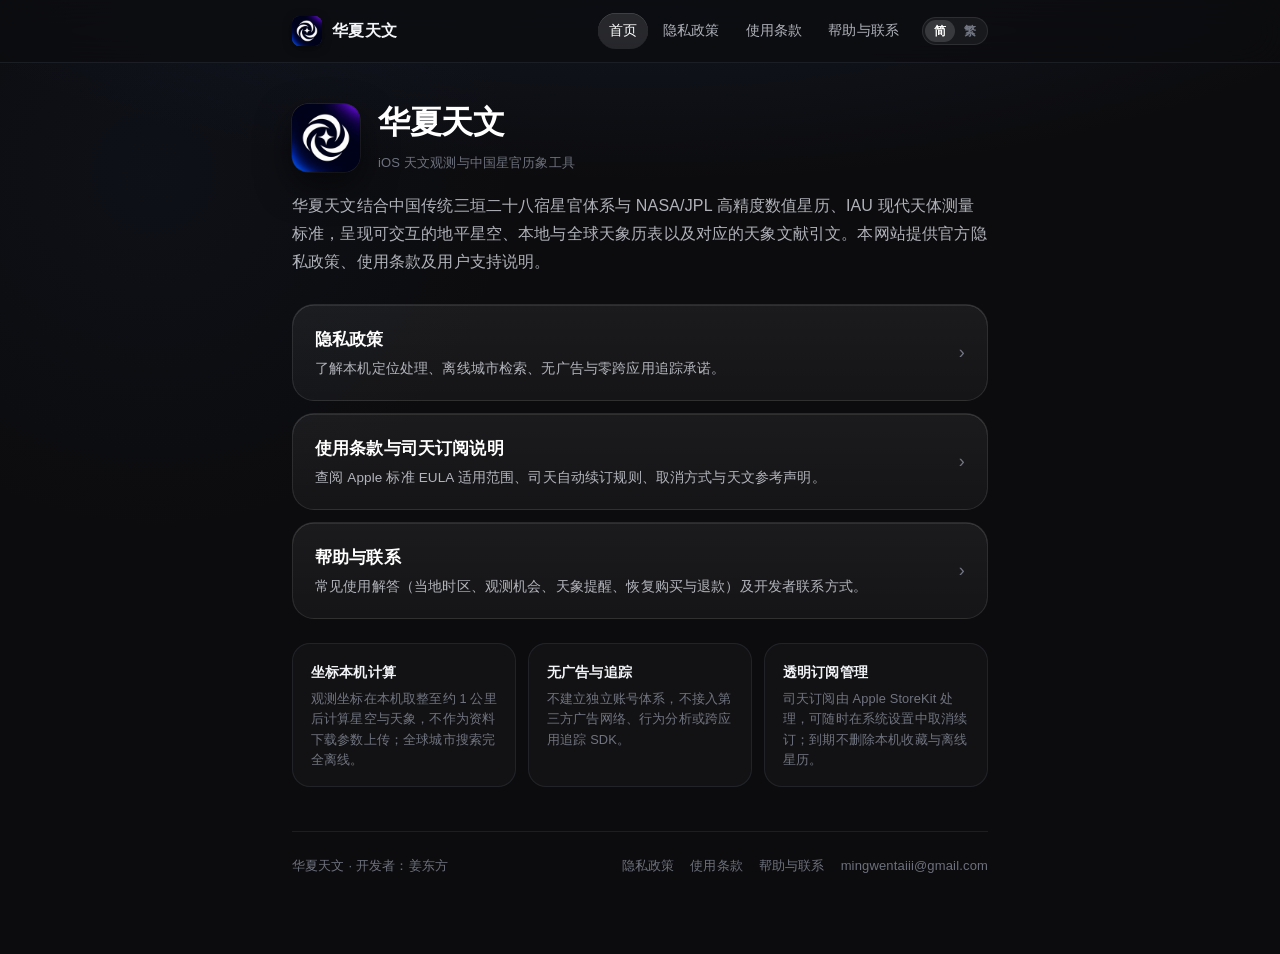
<file: index.html>
<!DOCTYPE html>
<html lang="zh-CN">
<head>
  <meta charset="utf-8">
  <meta name="viewport" content="width=device-width, initial-scale=1">
  <title>华夏天文｜官方支持与法律声明</title>
  <meta name="huaxia-title-hans" content="华夏天文｜官方支持与法律声明">
  <meta name="huaxia-title-hant" content="華夏天文｜官方支援與法律聲明">
  <meta name="description" content="华夏天文（Huaxia Astronomy）官方隐私政策、使用条款、司天订阅规则及用户支持信息。结合中国传统星官体系与现代高精度天文星历的观天与天象应用。">
  <link rel="icon" type="image/png" href="assets/favicon-64.png">
  <link rel="apple-touch-icon" href="assets/icon-180.png">
  <link rel="stylesheet" href="style.css">
  <script src="site.js" defer></script>
</head>
<body>
  <header class="site-header">
    <div class="header-inner">
      <a id="nav-brand" class="brand-link" href="index.html">
        <img class="brand-icon" src="assets/icon-180.png" width="30" height="30" alt="华夏天文">
        <span data-hant="華夏天文">华夏天文</span>
      </a>
      <div class="header-controls">
        <nav class="site-nav" aria-label="主导航">
          <a id="nav-home" href="index.html" aria-current="page" data-hant="首頁">首页</a>
          <a id="nav-privacy" href="privacy.html" data-hant="隱私政策">隐私政策</a>
          <a id="nav-terms" href="terms.html" data-hant="使用條款">使用条款</a>
          <a id="nav-support" href="support.html" data-hant="幫助與聯繫">帮助与联系</a>
        </nav>
        <div class="lang-switch" role="group" aria-label="语言切换">
          <button id="lang-hans" type="button" class="lang-btn" data-set-lang="zh-Hans" aria-pressed="true">简</button>
          <button id="lang-hant" type="button" class="lang-btn" data-set-lang="zh-Hant" aria-pressed="false">繁</button>
        </div>
      </div>
    </div>
  </header>

  <main class="page-main">
    <section class="page-hero">
      <div class="hero-brand-lockup">
        <img class="hero-app-icon" src="assets/icon-180.png" width="68" height="68" alt="华夏天文应用图标">
        <div>
          <h1 class="page-title" data-hant="華夏天文">华夏天文</h1>
          <p class="page-meta" data-hant="iOS 天文觀測與中國星官曆象工具">iOS 天文观测与中国星官历象工具</p>
        </div>
      </div>
      <p class="page-lead" data-hant="華夏天文結合中國傳統三垣二十八宿星官體系與 NASA/JPL 高精度數值星曆、IAU 現代天體測量標準，呈現可交互的地平星空、本地與全球天象曆表以及對應的天象文獻引文。本網站提供官方隱私政策、使用條款及用戶支援說明。">华夏天文结合中国传统三垣二十八宿星官体系与 NASA/JPL 高精度数值星历、IAU 现代天体测量标准，呈现可交互的地平星空、本地与全球天象历表以及对应的天象文献引文。本网站提供官方隐私政策、使用条款及用户支持说明。</p>
    </section>

    <div class="portal-grid">
      <a id="card-privacy" class="portal-link" href="privacy.html">
        <span>
          <span class="portal-link-title" data-hant="隱私政策">隐私政策</span>
          <span class="portal-link-desc" data-hant="了解本機定位處理、離線城市檢索、無廣告與零跨應用追蹤承諾。">了解本机定位处理、离线城市检索、无广告与零跨应用追踪承诺。</span>
        </span>
        <span class="portal-chevron" aria-hidden="true">›</span>
      </a>

      <a id="card-terms" class="portal-link" href="terms.html">
        <span>
          <span class="portal-link-title" data-hant="使用條款與司天訂閱說明">使用条款与司天订阅说明</span>
          <span class="portal-link-desc" data-hant="查閱 Apple 標準 EULA 適用範圍、司天自動續訂規則、取消方式與天文參考聲明。">查阅 Apple 标准 EULA 适用范围、司天自动续订规则、取消方式与天文参考声明。</span>
        </span>
        <span class="portal-chevron" aria-hidden="true">›</span>
      </a>

      <a id="card-support" class="portal-link" href="support.html">
        <span>
          <span class="portal-link-title" data-hant="幫助與聯繫">帮助与联系</span>
          <span class="portal-link-desc" data-hant="常見使用解答（當地時區、觀測機會、天象提醒、恢復購買與退款）及開發者聯絡方式。">常见使用解答（当地时区、观测机会、天象提醒、恢复购买与退款）及开发者联系方式。</span>
        </span>
        <span class="portal-chevron" aria-hidden="true">›</span>
      </a>
    </div>

    <section class="principles-list" aria-label="产品承诺">
      <div class="principle-item">
        <h2 class="principle-title" data-hant="座標本機計算">坐标本机计算</h2>
        <p class="principle-body" data-hant="觀測座標在本機取整至約 1 公里後計算星空與天象，不作為資料下載參數上傳；全球城市搜尋完全離線。">观测坐标在本机取整至约 1 公里后计算星空与天象，不作为资料下载参数上传；全球城市搜索完全离线。</p>
      </div>
      <div class="principle-item">
        <h2 class="principle-title" data-hant="無廣告與追蹤">无广告与追踪</h2>
        <p class="principle-body" data-hant="不建立獨立帳號體系，不接入第三方廣告網絡、行為分析或跨應用追蹤 SDK。">不建立独立账号体系，不接入第三方广告网络、行为分析或跨应用追踪 SDK。</p>
      </div>
      <div class="principle-item">
        <h2 class="principle-title" data-hant="透明訂閱管理">透明订阅管理</h2>
        <p class="principle-body" data-hant="司天訂閱由 Apple StoreKit 處理，可隨時在系統設定中取消續訂；到期不刪除本機收藏與離線星曆。">司天订阅由 Apple StoreKit 处理，可随时在系统设置中取消续订；到期不删除本机收藏与离线星历。</p>
      </div>
    </section>

    <footer class="site-footer">
      <span data-hant="華夏天文 · 開發者：姜東方">华夏天文 · 开发者：姜东方</span>
      <div class="footer-links">
        <a href="privacy.html" data-hant="隱私政策">隐私政策</a>
        <a href="terms.html" data-hant="使用條款">使用条款</a>
        <a href="support.html" data-hant="幫助與聯繫">帮助与联系</a>
        <a id="footer-email" href="mailto:mingwentaiii@gmail.com">mingwentaiii@gmail.com</a>
      </div>
    </footer>
  </main>
</body>
</html>
</file>
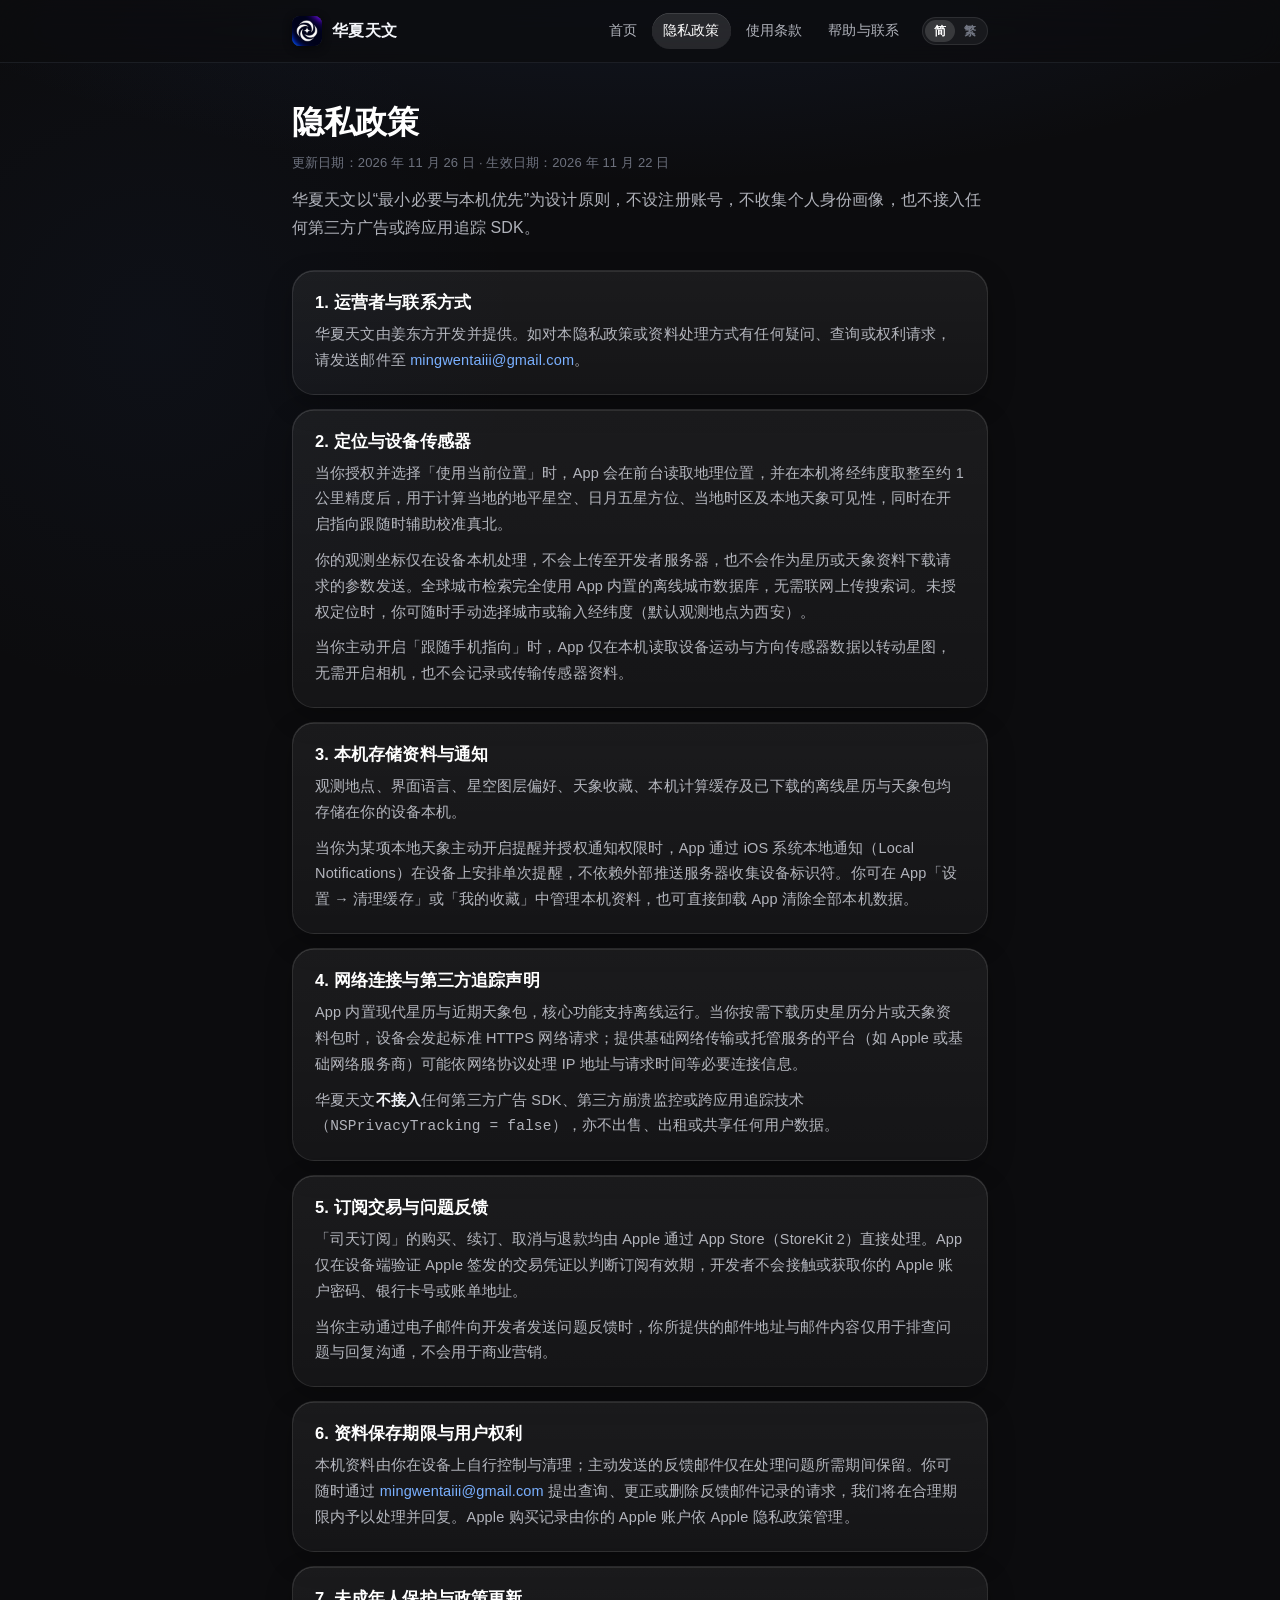
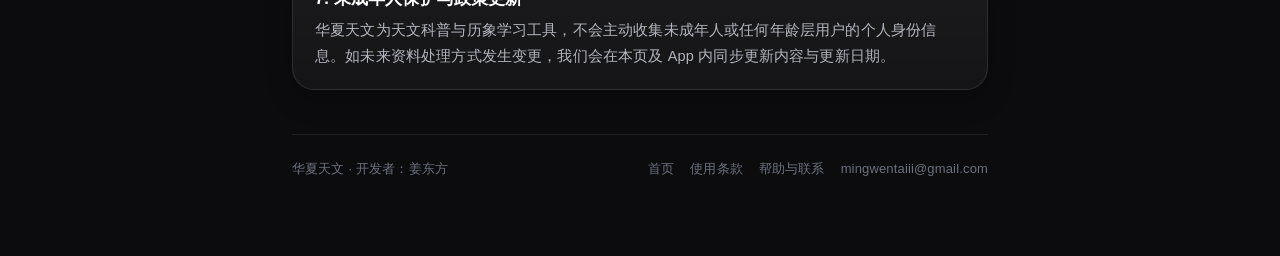
<file: privacy.html>
<!DOCTYPE html>
<html lang="zh-CN">
<head>
  <meta charset="utf-8">
  <meta name="viewport" content="width=device-width, initial-scale=1">
  <title>隐私政策｜华夏天文</title>
  <meta name="huaxia-title-hans" content="隐私政策｜华夏天文">
  <meta name="huaxia-title-hant" content="隱私政策｜華夏天文">
  <meta name="description" content="华夏天文隐私政策：说明定位与传感器本机处理、本机资料存储、网络连接、Apple 订阅验证及用户隐私权利。">
  <link rel="icon" type="image/png" href="assets/favicon-64.png">
  <link rel="apple-touch-icon" href="assets/icon-180.png">
  <link rel="stylesheet" href="style.css">
  <script src="site.js" defer></script>
</head>
<body>
  <header class="site-header">
    <div class="header-inner">
      <a id="nav-brand" class="brand-link" href="index.html">
        <img class="brand-icon" src="assets/icon-180.png" width="30" height="30" alt="华夏天文">
        <span data-hant="華夏天文">华夏天文</span>
      </a>
      <div class="header-controls">
        <nav class="site-nav" aria-label="主导航">
          <a id="nav-home" href="index.html" data-hant="首頁">首页</a>
          <a id="nav-privacy" href="privacy.html" aria-current="page" data-hant="隱私政策">隐私政策</a>
          <a id="nav-terms" href="terms.html" data-hant="使用條款">使用条款</a>
          <a id="nav-support" href="support.html" data-hant="幫助與聯繫">帮助与联系</a>
        </nav>
        <div class="lang-switch" role="group" aria-label="语言切换">
          <button id="lang-hans" type="button" class="lang-btn" data-set-lang="zh-Hans" aria-pressed="true">简</button>
          <button id="lang-hant" type="button" class="lang-btn" data-set-lang="zh-Hant" aria-pressed="false">繁</button>
        </div>
      </div>
    </div>
  </header>

  <main class="page-main">
    <section class="page-hero">
      <h1 class="page-title" data-hant="隱私政策">隐私政策</h1>
      <p class="page-meta" data-hant="更新日期：2026 年 11 月 26 日 · 生效日期：2026 年 11 月 22 日">更新日期：2026 年 11 月 26 日 · 生效日期：2026 年 11 月 22 日</p>
      <p class="page-lead" data-hant="華夏天文以「最小必要與本機優先」為設計原則，不設註冊帳號，不收集個人身份畫像，也不接入任何第三方廣告或跨應用追蹤 SDK。">华夏天文以“最小必要与本机优先”为设计原则，不设注册账号，不收集个人身份画像，也不接入任何第三方广告或跨应用追踪 SDK。</p>
    </section>

    <div class="card-stack">
      <section class="glass-card section-card">
        <h2 data-hant="1. 運營者與聯繫方式">1. 运营者与联系方式</h2>
        <p data-hant="華夏天文由姜東方開發並提供。如對本隱私政策或資料處理方式有任何疑問、查詢或權利請求，請發送郵件至 <a href=&quot;mailto:mingwentaiii@gmail.com&quot;>mingwentaiii@gmail.com</a>。">华夏天文由姜东方开发并提供。如对本隐私政策或资料处理方式有任何疑问、查询或权利请求，请发送邮件至 <a href="mailto:mingwentaiii@gmail.com">mingwentaiii@gmail.com</a>。</p>
      </section>

      <section class="glass-card section-card">
        <h2 data-hant="2. 定位與裝置感測器">2. 定位与设备传感器</h2>
        <p data-hant="當你授權並選擇「使用當前位置」時，App 會在前景讀取地理位置，並在本機將經緯度取整至約 1 公里精度後，用於計算當地的地平星空、日月五星方位、當地時區及本地天象可見性，同時在開啟指向跟隨時輔助校準真北。">当你授权并选择「使用当前位置」时，App 会在前台读取地理位置，并在本机将经纬度取整至约 1 公里精度后，用于计算当地的地平星空、日月五星方位、当地时区及本地天象可见性，同时在开启指向跟随时辅助校准真北。</p>
        <p data-hant="你的觀測座標僅在裝置本機處理，不會上傳至開發者伺服器，也不會作為星曆或天象資料下載請求的參數發送。全球城市檢索完全使用 App 內置的離線城市資料庫，無需連網上傳搜尋詞。未授權定位時，你可隨時手動選擇城市或輸入經緯度（預設觀測地點為西安）。">你的观测坐标仅在设备本机处理，不会上传至开发者服务器，也不会作为星历或天象资料下载请求的参数发送。全球城市检索完全使用 App 内置的离线城市数据库，无需联网上传搜索词。未授权定位时，你可随时手动选择城市或输入经纬度（默认观测地点为西安）。</p>
        <p data-hant="當你主動開啟「跟隨手機指向」時，App 僅在本機讀取裝置運動與方向感測器數據以轉動星圖，無需開啟相機，也不會記錄或傳輸感測器資料。">当你主动开启「跟随手机指向」时，App 仅在本机读取设备运动与方向传感器数据以转动星图，无需开启相机，也不会记录或传输传感器资料。</p>
      </section>

      <section class="glass-card section-card">
        <h2 data-hant="3. 本機儲存資料與通知">3. 本机存储资料与通知</h2>
        <p data-hant="觀測地點、介面語言、星空圖層偏好、天象收藏、本機計算緩存及已下載的離線星曆與天象包均儲存在你的裝置本機。">观测地点、界面语言、星空图层偏好、天象收藏、本机计算缓存及已下载的离线星历与天象包均存储在你的设备本机。</p>
        <p data-hant="當你為某項本地天象主動開啟提醒並授權通知權限時，App 透過 iOS 系統本地通知（Local Notifications）在裝置上安排單次提醒，不依賴外部推播伺服器收集裝置識別碼。你可在 App「設定 → 清理緩存」或「我的收藏」中管理本機資料，也可直接卸載 App 清除全部本機數據。">当你为某项本地天象主动开启提醒并授权通知权限时，App 通过 iOS 系统本地通知（Local Notifications）在设备上安排单次提醒，不依赖外部推送服务器收集设备标识符。你可在 App「设置 → 清理缓存」或「我的收藏」中管理本机资料，也可直接卸载 App 清除全部本机数据。</p>
      </section>

      <section class="glass-card section-card">
        <h2 data-hant="4. 網路連接與第三方追蹤聲明">4. 网络连接与第三方追踪声明</h2>
        <p data-hant="App 內置現代星曆與近期天象包，核心功能支援離線運行。當你按需下載歷史星曆分片或天象資料包時，裝置會發起標準 HTTPS 網路請求；提供基礎網路傳輸或託管服務的平台（如 Apple 或基礎網路服務商）可能依網路協議處理 IP 位址與請求時間等必要連線資訊。">App 内置现代星历与近期天象包，核心功能支持离线运行。当你按需下载历史星历分片或天象资料包时，设备会发起标准 HTTPS 网络请求；提供基础网络传输或托管服务的平台（如 Apple 或基础网络服务商）可能依网络协议处理 IP 地址与请求时间等必要连接信息。</p>
        <p data-hant="華夏天文<strong>不接入</strong>任何第三方廣告 SDK、第三方崩潰監控或跨應用追蹤技術（<code>NSPrivacyTracking = false</code>），亦不出售、出租或共享任何用戶數據。">华夏天文<strong>不接入</strong>任何第三方广告 SDK、第三方崩溃监控或跨应用追踪技术（<code>NSPrivacyTracking = false</code>），亦不出售、出租或共享任何用户数据。</p>
      </section>

      <section class="glass-card section-card">
        <h2 data-hant="5. 訂閱交易與問題反饋">5. 订阅交易与问题反馈</h2>
        <p data-hant="「司天訂閱」的購買、續訂、取消與退款均由 Apple 透過 App Store（StoreKit 2）直接處理。App 僅在裝置端驗證 Apple 簽發的交易憑證以判斷訂閱有效期，開發者不會接觸或獲取你的 Apple 帳戶密碼、銀行卡號或帳單地址。">「司天订阅」的购买、续订、取消与退款均由 Apple 通过 App Store（StoreKit 2）直接处理。App 仅在设备端验证 Apple 签发的交易凭证以判断订阅有效期，开发者不会接触或获取你的 Apple 账户密码、银行卡号或账单地址。</p>
        <p data-hant="當你主動透過電子郵件向開發者發送問題反饋時，你所提供的郵件地址與郵件內容僅用於排查問題與回覆溝通，不會用於商業行銷。">当你主动通过电子邮件向开发者发送问题反馈时，你所提供的邮件地址与邮件内容仅用于排查问题与回复沟通，不会用于商业营销。</p>
      </section>

      <section class="glass-card section-card">
        <h2 data-hant="6. 資料保存期限與用戶權利">6. 资料保存期限与用户权利</h2>
        <p data-hant="本機資料由你在裝置上自行控制與清理；主動發送的反饋郵件僅在處理問題所需期間保留。你可隨時透過 <a href=&quot;mailto:mingwentaiii@gmail.com&quot;>mingwentaiii@gmail.com</a> 提出查詢、更正或刪除反饋郵件記錄的請求，我們將在合理期限內予以處理並回覆。Apple 購買記錄由你的 Apple 帳戶依 Apple 隱私政策管理。">本机资料由你在设备上自行控制与清理；主动发送的反馈邮件仅在处理问题所需期间保留。你可随时通过 <a href="mailto:mingwentaiii@gmail.com">mingwentaiii@gmail.com</a> 提出查询、更正或删除反馈邮件记录的请求，我们将在合理期限内予以处理并回复。Apple 购买记录由你的 Apple 账户依 Apple 隐私政策管理。</p>
      </section>

      <section class="glass-card section-card">
        <h2 data-hant="7. 未成年人保護與政策更新">7. 未成年人保护与政策更新</h2>
        <p data-hant="華夏天文為天文科普與曆象學習工具，不會主動收集未成年人或任何年齡層用戶的個人身份資訊。如未來資料處理方式發生變更，我們會在本頁及 App 內同步更新內容與更新日期。">华夏天文为天文科普与历象学习工具，不会主动收集未成年人或任何年龄层用户的个人身份信息。如未来资料处理方式发生变更，我们会在本页及 App 内同步更新内容与更新日期。</p>
      </section>
    </div>

    <footer class="site-footer">
      <span data-hant="華夏天文 · 開發者：姜東方">华夏天文 · 开发者：姜东方</span>
      <div class="footer-links">
        <a href="index.html" data-hant="首頁">首页</a>
        <a href="terms.html" data-hant="使用條款">使用条款</a>
        <a href="support.html" data-hant="幫助與聯繫">帮助与联系</a>
        <a href="mailto:mingwentaiii@gmail.com">mingwentaiii@gmail.com</a>
      </div>
    </footer>
  </main>
</body>
</html>
</file>
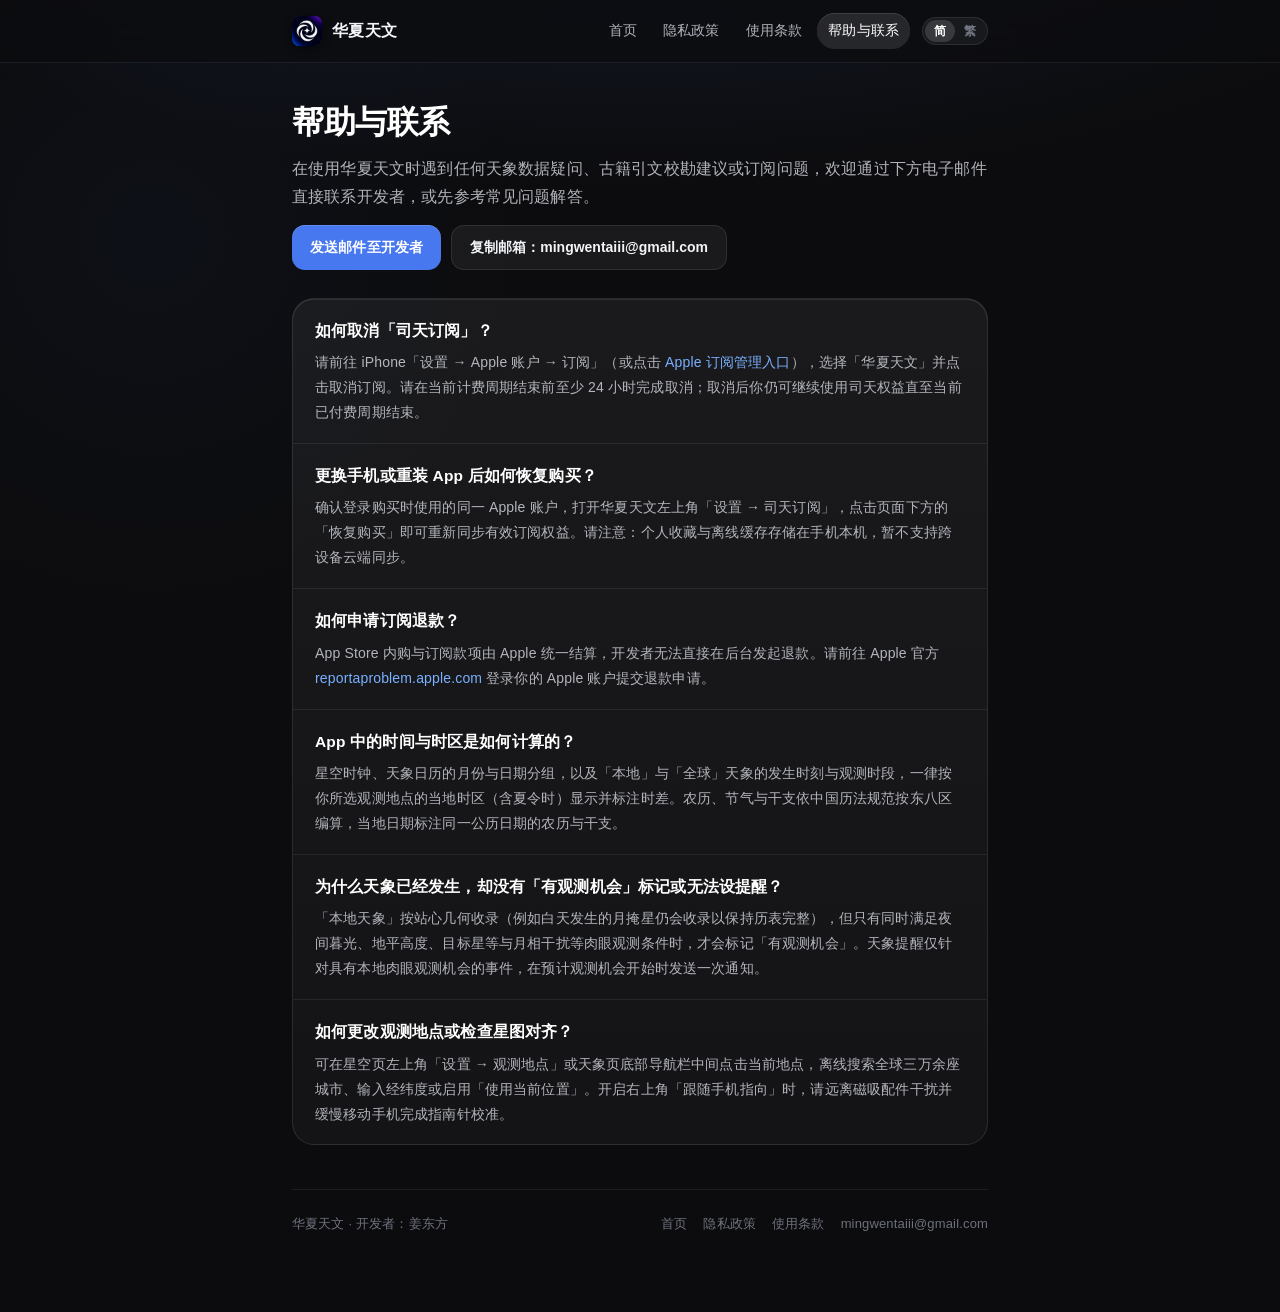
<file: support.html>
<!DOCTYPE html>
<html lang="zh-CN">
<head>
  <meta charset="utf-8">
  <meta name="viewport" content="width=device-width, initial-scale=1">
  <title>帮助与联系｜华夏天文</title>
  <meta name="huaxia-title-hans" content="帮助与联系｜华夏天文">
  <meta name="huaxia-title-hant" content="幫助與聯繫｜華夏天文">
  <meta name="description" content="华夏天文帮助中心与开发者支持：订阅取消与恢复、退款申请、观测地点与时区说明、天象提醒及问题反馈。">
  <link rel="icon" type="image/png" href="assets/favicon-64.png">
  <link rel="apple-touch-icon" href="assets/icon-180.png">
  <link rel="stylesheet" href="style.css">
  <script src="site.js" defer></script>
</head>
<body>
  <header class="site-header">
    <div class="header-inner">
      <a id="nav-brand" class="brand-link" href="index.html">
        <img class="brand-icon" src="assets/icon-180.png" width="30" height="30" alt="华夏天文">
        <span data-hant="華夏天文">华夏天文</span>
      </a>
      <div class="header-controls">
        <nav class="site-nav" aria-label="主导航">
          <a id="nav-home" href="index.html" data-hant="首頁">首页</a>
          <a id="nav-privacy" href="privacy.html" data-hant="隱私政策">隐私政策</a>
          <a id="nav-terms" href="terms.html" data-hant="使用條款">使用条款</a>
          <a id="nav-support" href="support.html" aria-current="page" data-hant="幫助與聯繫">帮助与联系</a>
        </nav>
        <div class="lang-switch" role="group" aria-label="语言切换">
          <button id="lang-hans" type="button" class="lang-btn" data-set-lang="zh-Hans" aria-pressed="true">简</button>
          <button id="lang-hant" type="button" class="lang-btn" data-set-lang="zh-Hant" aria-pressed="false">繁</button>
        </div>
      </div>
    </div>
  </header>

  <main class="page-main">
    <section class="page-hero">
      <h1 class="page-title" data-hant="幫助與聯繫">帮助与联系</h1>
      <p class="page-lead" data-hant="在使用華夏天文時遇到任何天象數據疑問、古籍引文校勘建議或訂閱問題，歡迎透過下方電子郵件直接聯繫開發者，或先參考常見問題解答。">在使用华夏天文时遇到任何天象数据疑问、古籍引文校勘建议或订阅问题，欢迎通过下方电子邮件直接联系开发者，或先参考常见问题解答。</p>
      <div class="action-row">
        <a id="send-email-btn" class="btn-primary" href="mailto:mingwentaiii@gmail.com?subject=%5B%E5%8D%8E%E5%A4%8F%E5%A4%A9%E6%96%87%20%C2%B7%20%E7%94%A8%E6%88%B7%E5%8F%8D%E9%A6%88%5D">
          <span data-hant="發送郵件至開發者">发送邮件至开发者</span>
        </a>
        <button id="copy-email-btn" type="button" class="btn-secondary" data-email="mingwentaiii@gmail.com">
          <span data-copy-label data-hant="複製信箱：mingwentaiii@gmail.com">复制邮箱：mingwentaiii@gmail.com</span>
        </button>
      </div>
    </section>

    <div class="faq-group">
      <section class="faq-item">
        <h2 data-hant="如何取消「司天訂閱」？">如何取消「司天订阅」？</h2>
        <p data-hant="請前往 iPhone「設定 → Apple 帳戶 → 訂閱」（或點擊 <a href=&quot;https://apps.apple.com/account/subscriptions&quot; rel=&quot;noopener noreferrer&quot; target=&quot;_blank&quot;>Apple 訂閱管理入口</a>），選擇「華夏天文」並點擊取消訂閱。請在當前計費週期結束前至少 24 小時完成取消；取消後你仍可繼續使用司天權益直至當前已付費週期結束。">请前往 iPhone「设置 → Apple 账户 → 订阅」（或点击 <a href="https://apps.apple.com/account/subscriptions" rel="noopener noreferrer" target="_blank">Apple 订阅管理入口</a>），选择「华夏天文」并点击取消订阅。请在当前计费周期结束前至少 24 小时完成取消；取消后你仍可继续使用司天权益直至当前已付费周期结束。</p>
      </section>

      <section class="faq-item">
        <h2 data-hant="更換手機或重裝 App 後如何恢復購買？">更换手机或重装 App 后如何恢复购买？</h2>
        <p data-hant="確認登入購買時使用的同一 Apple 帳戶，打開華夏天文左上角「設定 → 司天訂閱」，點擊頁面下方的「恢復購買」即可重新同步有效訂閱權益。請注意：個人收藏與離線緩存儲存在手機本機，暫不支援跨裝置雲端同步。">确认登录购买时使用的同一 Apple 账户，打开华夏天文左上角「设置 → 司天订阅」，点击页面下方的「恢复购买」即可重新同步有效订阅权益。请注意：个人收藏与离线缓存存储在手机本机，暂不支持跨设备云端同步。</p>
      </section>

      <section class="faq-item">
        <h2 data-hant="如何申請訂閱退款？">如何申请订阅退款？</h2>
        <p data-hant="App Store 內購與訂閱款項由 Apple 統一結算，開發者無法直接在後台發起退款。請前往 Apple 官方 <a id=&quot;refund-link&quot; href=&quot;https://reportaproblem.apple.com/&quot; rel=&quot;noopener noreferrer&quot; target=&quot;_blank&quot;>reportaproblem.apple.com</a> 登入你的 Apple 帳戶提交退款申請。">App Store 内购与订阅款项由 Apple 统一结算，开发者无法直接在后台发起退款。请前往 Apple 官方 <a id="refund-link" href="https://reportaproblem.apple.com/" rel="noopener noreferrer" target="_blank">reportaproblem.apple.com</a> 登录你的 Apple 账户提交退款申请。</p>
      </section>

      <section class="faq-item">
        <h2 data-hant="App 中的時間與時區是如何計算的？">App 中的时间与时区是如何计算的？</h2>
        <p data-hant="星空時鐘、天象日曆的月份與日期分組，以及「本地」與「全球」天象的發生時刻與觀測時段，一律按你所選觀測地點的當地時區（含夏令時）顯示並標註時差。農曆、節氣與干支依中國曆法規範按東八區編算，當地日期標註同一公曆日期的農曆與干支。">星空时钟、天象日历的月份与日期分组，以及「本地」与「全球」天象的发生时刻与观测时段，一律按你所选观测地点的当地时区（含夏令时）显示并标注时差。农历、节气与干支依中国历法规范按东八区编算，当地日期标注同一公历日期的农历与干支。</p>
      </section>

      <section class="faq-item">
        <h2 data-hant="為什麼天象已經發生，卻沒有「有觀測機會」標記或無法設提醒？">为什么天象已经发生，却没有「有观测机会」标记或无法设提醒？</h2>
        <p data-hant="「本地天象」按站心幾何收錄（例如白天發生的月掩星仍會收錄以保持曆表完整），但只有同時滿足夜間暮光、地平高度、目標星等與月相干擾等肉眼觀測條件時，才會標記「有觀測機會」。天象提醒僅針對具有本地肉眼觀測機會的事件，在預計觀測機會開始時發送一次通知。">「本地天象」按站心几何收录（例如白天发生的月掩星仍会收录以保持历表完整），但只有同时满足夜间暮光、地平高度、目标星等与月相干扰等肉眼观测条件时，才会标记「有观测机会」。天象提醒仅针对具有本地肉眼观测机会的事件，在预计观测机会开始时发送一次通知。</p>
      </section>

      <section class="faq-item">
        <h2 data-hant="如何更改觀測地點或檢查星圖對齊？">如何更改观测地点或检查星图对齐？</h2>
        <p data-hant="可在星空頁左上角「設定 → 觀測地點」或天象頁底部導覽列中間點擊當前地點，離線搜尋全球三萬餘座城市、輸入經緯度或啟用「使用當前位置」。開啟右上角「跟隨手機指向」時，請遠離磁吸配件干擾並緩慢移動手機完成指南針校準。">可在星空页左上角「设置 → 观测地点」或天象页底部导航栏中间点击当前地点，离线搜索全球三万余座城市、输入经纬度或启用「使用当前位置」。开启右上角「跟随手机指向」时，请远离磁吸配件干扰并缓慢移动手机完成指南针校准。</p>
      </section>
    </div>

    <footer class="site-footer">
      <span data-hant="華夏天文 · 開發者：姜東方">华夏天文 · 开发者：姜东方</span>
      <div class="footer-links">
        <a href="index.html" data-hant="首頁">首页</a>
        <a href="privacy.html" data-hant="隱私政策">隐私政策</a>
        <a href="terms.html" data-hant="使用條款">使用条款</a>
        <a href="mailto:mingwentaiii@gmail.com">mingwentaiii@gmail.com</a>
      </div>
    </footer>
  </main>
</body>
</html>
</file>
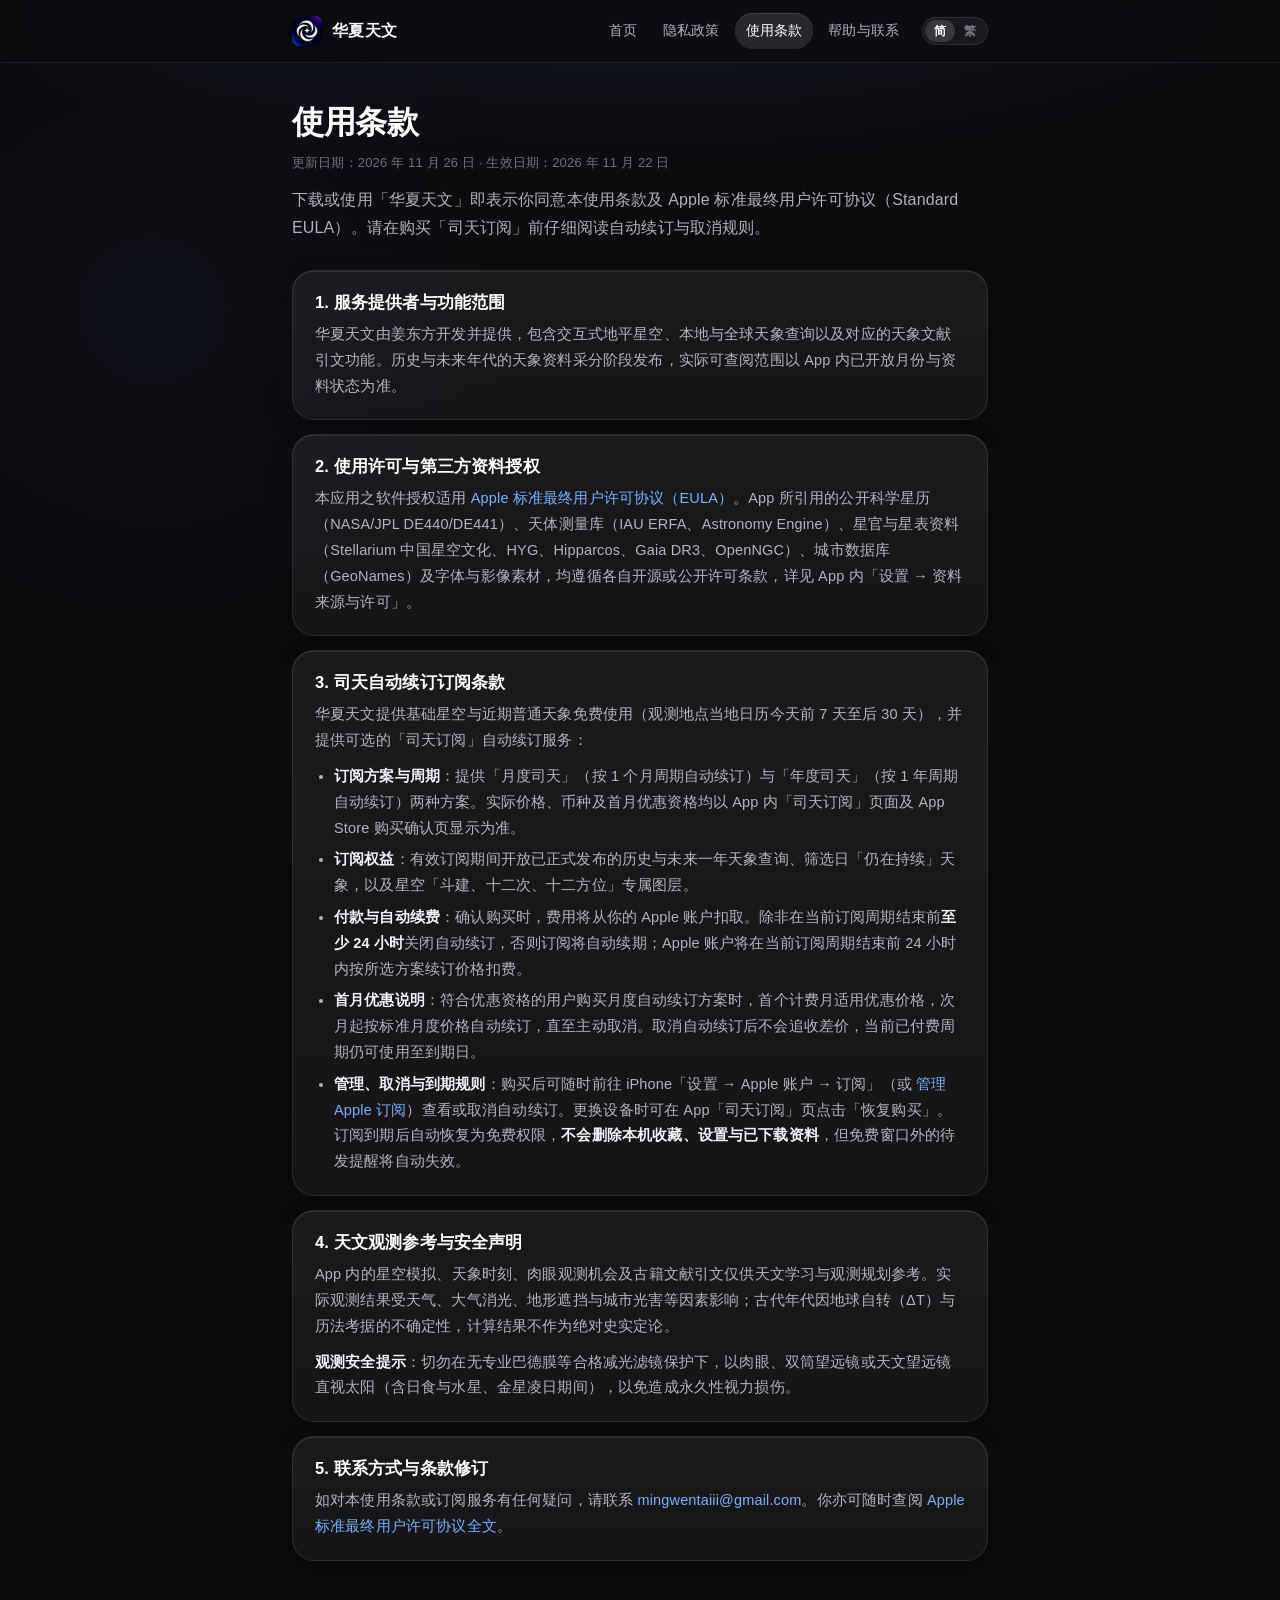
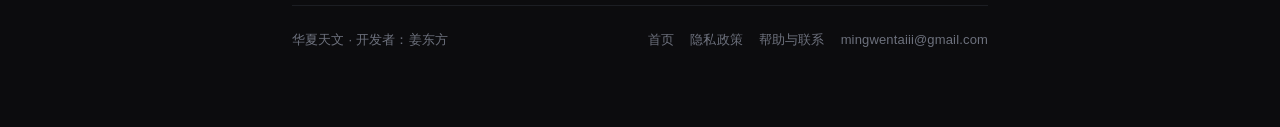
<file: terms.html>
<!DOCTYPE html>
<html lang="zh-CN">
<head>
  <meta charset="utf-8">
  <meta name="viewport" content="width=device-width, initial-scale=1">
  <title>使用条款｜华夏天文</title>
  <meta name="huaxia-title-hans" content="使用条款｜华夏天文">
  <meta name="huaxia-title-hant" content="使用條款｜華夏天文">
  <meta name="description" content="华夏天文使用条款：适用 Apple 标准最终用户许可协议（EULA），说明司天自动续订规则、24 小时续费与取消机制及天文观测参考声明。">
  <link rel="icon" type="image/png" href="assets/favicon-64.png">
  <link rel="apple-touch-icon" href="assets/icon-180.png">
  <link rel="stylesheet" href="style.css">
  <script src="site.js" defer></script>
</head>
<body>
  <header class="site-header">
    <div class="header-inner">
      <a id="nav-brand" class="brand-link" href="index.html">
        <img class="brand-icon" src="assets/icon-180.png" width="30" height="30" alt="华夏天文">
        <span data-hant="華夏天文">华夏天文</span>
      </a>
      <div class="header-controls">
        <nav class="site-nav" aria-label="主导航">
          <a id="nav-home" href="index.html" data-hant="首頁">首页</a>
          <a id="nav-privacy" href="privacy.html" data-hant="隱私政策">隐私政策</a>
          <a id="nav-terms" href="terms.html" aria-current="page" data-hant="使用條款">使用条款</a>
          <a id="nav-support" href="support.html" data-hant="幫助與聯繫">帮助与联系</a>
        </nav>
        <div class="lang-switch" role="group" aria-label="语言切换">
          <button id="lang-hans" type="button" class="lang-btn" data-set-lang="zh-Hans" aria-pressed="true">简</button>
          <button id="lang-hant" type="button" class="lang-btn" data-set-lang="zh-Hant" aria-pressed="false">繁</button>
        </div>
      </div>
    </div>
  </header>

  <main class="page-main">
    <section class="page-hero">
      <h1 class="page-title" data-hant="使用條款">使用条款</h1>
      <p class="page-meta" data-hant="更新日期：2026 年 11 月 26 日 · 生效日期：2026 年 11 月 22 日">更新日期：2026 年 11 月 26 日 · 生效日期：2026 年 11 月 22 日</p>
      <p class="page-lead" data-hant="下載或使用「華夏天文」即表示你同意本使用條款及 Apple 標準最終用戶許可協議（Standard EULA）。請在購買「司天訂閱」前仔細閱讀自動續訂與取消規則。">下载或使用「华夏天文」即表示你同意本使用条款及 Apple 标准最终用户许可协议（Standard EULA）。请在购买「司天订阅」前仔细阅读自动续订与取消规则。</p>
    </section>

    <div class="card-stack">
      <section class="glass-card section-card">
        <h2 data-hant="1. 服務提供者與功能範圍">1. 服务提供者与功能范围</h2>
        <p data-hant="華夏天文由姜東方開發並提供，包含交互式地平星空、本地與全球天象查詢以及對應的天象文獻引文功能。歷史與未來年代的天象資料採分階段發布，實際可查閱範圍以 App 內已開放月份與資料狀態為準。">华夏天文由姜东方开发并提供，包含交互式地平星空、本地与全球天象查询以及对应的天象文献引文功能。历史与未来年代的天象资料采分阶段发布，实际可查阅范围以 App 内已开放月份与资料状态为准。</p>
      </section>

      <section class="glass-card section-card">
        <h2 data-hant="2. 使用許可與第三方資料授權">2. 使用许可与第三方资料授权</h2>
        <p data-hant="本應用之軟體授權適用 <a href=&quot;https://www.apple.com/legal/internet-services/itunes/dev/stdeula/&quot; rel=&quot;noopener noreferrer&quot; target=&quot;_blank&quot;>Apple 標準最終用戶許可協議（EULA）</a>。App 所引用的公開科學星曆（NASA/JPL DE440/DE441）、天體測量庫（IAU ERFA、Astronomy Engine）、星官與星表資料（Stellarium 中國星空文化、HYG、Hipparcos、Gaia DR3、OpenNGC）、城市資料庫（GeoNames）及字體與影像素材，均遵循各自開源或公開許可條款，詳見 App 內「設定 → 資料來源與許可」。">本应用之软件授权适用 <a href="https://www.apple.com/legal/internet-services/itunes/dev/stdeula/" rel="noopener noreferrer" target="_blank">Apple 标准最终用户许可协议（EULA）</a>。App 所引用的公开科学星历（NASA/JPL DE440/DE441）、天体测量库（IAU ERFA、Astronomy Engine）、星官与星表资料（Stellarium 中国星空文化、HYG、Hipparcos、Gaia DR3、OpenNGC）、城市数据库（GeoNames）及字体与影像素材，均遵循各自开源或公开许可条款，详见 App 内「设置 → 资料来源与许可」。</p>
      </section>

      <section class="glass-card section-card">
        <h2 data-hant="3. 司天自動續訂訂閱條款">3. 司天自动续订订阅条款</h2>
        <p data-hant="華夏天文提供基礎星空與近期普通天象免費使用（觀測地點當地日曆今天前 7 天至後 30 天），並提供可選的「司天訂閱」自動續訂服務：">华夏天文提供基础星空与近期普通天象免费使用（观测地点当地日历今天前 7 天至后 30 天），并提供可选的「司天订阅」自动续订服务：</p>
        <ul>
          <li data-hant="<strong>訂閱方案與週期</strong>：提供「月度司天」（按 1 個月週期自動續訂）與「年度司天」（按 1 年週期自動續訂）兩種方案。實際價格、幣種及首月優惠資格均以 App 內「司天訂閱」頁面及 App Store 購買確認頁顯示為準。"><strong>订阅方案与周期</strong>：提供「月度司天」（按 1 个月周期自动续订）与「年度司天」（按 1 年周期自动续订）两种方案。实际价格、币种及首月优惠资格均以 App 内「司天订阅」页面及 App Store 购买确认页显示为准。</li>
          <li data-hant="<strong>訂閱權益</strong>：有效訂閱期間開放已正式發布的歷史與未來一年天象查詢、篩選日「仍在持續」天象，以及星空「斗建、十二次、十二方位」專屬圖層。"><strong>订阅权益</strong>：有效订阅期间开放已正式发布的历史与未来一年天象查询、筛选日「仍在持续」天象，以及星空「斗建、十二次、十二方位」专属图层。</li>
          <li data-hant="<strong>付款與自動續費</strong>：確認購買時，費用將從你的 Apple 帳戶扣取。除非在當前訂閱週期結束前<strong>至少 24 小時</strong>關閉自動續訂，否則訂閱將自動續期；Apple 帳戶將在當前訂閱週期結束前 24 小時內按所選方案續訂價格扣費。"><strong>付款与自动续费</strong>：确认购买时，费用将从你的 Apple 账户扣取。除非在当前订阅周期结束前<strong>至少 24 小时</strong>关闭自动续订，否则订阅将自动续期；Apple 账户将在当前订阅周期结束前 24 小时内按所选方案续订价格扣费。</li>
          <li data-hant="<strong>首月優惠說明</strong>：符合優惠資格的用戶購買月度自動續訂方案時，首個計費月適用優惠價格，次月起按標準月度價格自動續訂，直至主動取消。取消自動續訂後不會追收差價，當前已付費週期仍可使用至到期日。"><strong>首月优惠说明</strong>：符合优惠资格的用户购买月度自动续订方案时，首个计费月适用优惠价格，次月起按标准月度价格自动续订，直至主动取消。取消自动续订后不会追收差价，当前已付费周期仍可使用至到期日。</li>
          <li data-hant="<strong>管理、取消與到期規則</strong>：購買後可隨時前往 iPhone「設定 → Apple 帳戶 → 訂閱」（或 <a href=&quot;https://apps.apple.com/account/subscriptions&quot; rel=&quot;noopener noreferrer&quot; target=&quot;_blank&quot;>管理 Apple 訂閱</a>）查看或取消自動續訂。更換裝置時可在 App「司天訂閱」頁點擊「恢復購買」。訂閱到期後自動恢復為免費權限，<strong>不會刪除本機收藏、設定與已下載資料</strong>，但免費窗口外的待發提醒將自動失效。"><strong>管理、取消与到期规则</strong>：购买后可随时前往 iPhone「设置 → Apple 账户 → 订阅」（或 <a href="https://apps.apple.com/account/subscriptions" rel="noopener noreferrer" target="_blank">管理 Apple 订阅</a>）查看或取消自动续订。更换设备时可在 App「司天订阅」页点击「恢复购买」。订阅到期后自动恢复为免费权限，<strong>不会删除本机收藏、设置与已下载资料</strong>，但免费窗口外的待发提醒将自动失效。</li>
        </ul>
      </section>

      <section class="glass-card section-card">
        <h2 data-hant="4. 天文觀測參考與安全聲明">4. 天文观测参考与安全声明</h2>
        <p data-hant="App 內的星空模擬、天象時刻、肉眼觀測機會及古籍文獻引文僅供天文學習與觀測規劃參考。實際觀測結果受天氣、大氣消光、地形遮擋與城市光害等因素影響；古代年代因地球自轉（ΔT）與曆法考據的不確定性，計算結果不作為絕對史實定論。">App 内的星空模拟、天象时刻、肉眼观测机会及古籍文献引文仅供天文学习与观测规划参考。实际观测结果受天气、大气消光、地形遮挡与城市光害等因素影响；古代年代因地球自转（ΔT）与历法考据的不确定性，计算结果不作为绝对史实定论。</p>
        <p data-hant="<strong>觀測安全提示</strong>：切勿在無專業巴德膜等合格減光濾鏡保護下，以肉眼、雙筒望遠鏡或天文望遠鏡直視太陽（含日食與水星、金星凌日期間），以免造成永久性視力損傷。"><strong>观测安全提示</strong>：切勿在无专业巴德膜等合格减光滤镜保护下，以肉眼、双筒望远镜或天文望远镜直视太阳（含日食与水星、金星凌日期间），以免造成永久性视力损伤。</p>
      </section>

      <section class="glass-card section-card">
        <h2 data-hant="5. 聯繫方式與條款修訂">5. 联系方式与条款修订</h2>
        <p data-hant="如對本使用條款或訂閱服務有任何疑問，請聯繫 <a href=&quot;mailto:mingwentaiii@gmail.com&quot;>mingwentaiii@gmail.com</a>。你亦可隨時查閱 <a id=&quot;apple-eula-link&quot; href=&quot;https://www.apple.com/legal/internet-services/itunes/dev/stdeula/&quot; rel=&quot;noopener noreferrer&quot; target=&quot;_blank&quot;>Apple 標準最終用戶許可協議全文</a>。">如对本使用条款或订阅服务有任何疑问，请联系 <a href="mailto:mingwentaiii@gmail.com">mingwentaiii@gmail.com</a>。你亦可随时查阅 <a id="apple-eula-link" href="https://www.apple.com/legal/internet-services/itunes/dev/stdeula/" rel="noopener noreferrer" target="_blank">Apple 标准最终用户许可协议全文</a>。</p>
      </section>
    </div>

    <footer class="site-footer">
      <span data-hant="華夏天文 · 開發者：姜東方">华夏天文 · 开发者：姜东方</span>
      <div class="footer-links">
        <a href="index.html" data-hant="首頁">首页</a>
        <a href="privacy.html" data-hant="隱私政策">隐私政策</a>
        <a href="support.html" data-hant="幫助與聯繫">帮助与联系</a>
        <a href="mailto:mingwentaiii@gmail.com">mingwentaiii@gmail.com</a>
      </div>
    </footer>
  </main>
</body>
</html>
</file>
<file: style.css>
:root {
  color-scheme: dark;
  --bg-canvas: #0c0c0e;
  --bg-elevated: rgba(255, 255, 255, 0.048);
  --bg-elevated-hover: rgba(255, 255, 255, 0.078);
  --bg-subtle: rgba(255, 255, 255, 0.028);
  --border-glass: rgba(255, 255, 255, 0.09);
  --border-highlight: rgba(255, 255, 255, 0.18);
  --separator: rgba(200, 215, 255, 0.085);
  --text-primary: #f2f4f8;
  --text-secondary: rgba(233, 236, 245, 0.74);
  --text-muted: rgba(205, 214, 235, 0.50);
  --accent-blue: #7ab0ff;
  --accent-blue-soft: rgba(72, 120, 240, 0.18);
  --accent-jade: #34c38f;
  --radius-card: 22px;
  --radius-sm: 13px;
  --gutter: 22px;
  --max-width: 740px;
}

*,
*::before,
*::after {
  box-sizing: border-box;
}

html {
  background-color: var(--bg-canvas);
  -webkit-text-size-adjust: 100%;
  scroll-behavior: smooth;
}

body {
  margin: 0;
  min-height: 100vh;
  background-color: var(--bg-canvas);
  background-image:
    radial-gradient(ellipse 90% 420px at 50% -120px, rgba(62, 102, 190, 0.16), transparent 72%),
    radial-gradient(circle 520px at 12% 18%, rgba(45, 88, 175, 0.06), transparent 70%);
  background-repeat: no-repeat;
  color: var(--text-primary);
  font-family: -apple-system, BlinkMacSystemFont, "SF Pro Text", "PingFang SC", "PingFang TC",
    "Hiragino Sans GB", "Noto Sans CJK SC", "Microsoft YaHei", sans-serif;
  font-size: 15.5px;
  line-height: 1.78;
  letter-spacing: 0.01em;
  -webkit-font-smoothing: antialiased;
  text-rendering: optimizeLegibility;
}

a {
  color: var(--accent-blue);
  text-decoration: none;
  transition: color 0.18s ease, opacity 0.18s ease;
}

a:hover {
  color: #a6cbff;
  text-decoration: underline;
  text-underline-offset: 3px;
}

a:focus-visible,
button:focus-visible,
summary:focus-visible {
  outline: 2px solid var(--accent-blue);
  outline-offset: 3px;
  border-radius: 6px;
}

/* Header & Navigation */
.site-header {
  position: sticky;
  top: 0;
  z-index: 20;
  backdrop-filter: saturate(180%) blur(22px);
  -webkit-backdrop-filter: saturate(180%) blur(22px);
  background: rgba(12, 12, 14, 0.76);
  border-bottom: 0.5px solid var(--separator);
}

.header-inner {
  max-width: var(--max-width);
  margin: 0 auto;
  padding: 13px var(--gutter);
  display: flex;
  align-items: center;
  justify-content: space-between;
  gap: 14px;
  flex-wrap: wrap;
}

.brand-link {
  display: inline-flex;
  align-items: center;
  gap: 10px;
  color: var(--text-primary);
  font-weight: 600;
  font-size: 16px;
  letter-spacing: 0.02em;
}

.brand-link:hover {
  color: #ffffff;
  text-decoration: none;
}

.brand-icon {
  width: 30px;
  height: 30px;
  border-radius: 7.5px;
  box-shadow: 0 2px 10px rgba(0, 0, 0, 0.45), inset 0 0 0 0.5px rgba(255, 255, 255, 0.18);
  flex-shrink: 0;
}

.header-controls {
  display: flex;
  align-items: center;
  gap: 12px;
  flex-wrap: wrap;
}

.site-nav {
  display: flex;
  align-items: center;
  gap: 4px;
  flex-wrap: wrap;
}

.site-nav a {
  color: var(--text-secondary);
  font-size: 13.5px;
  font-weight: 500;
  padding: 6px 11px;
  border-radius: 999px;
  transition: background-color 0.18s ease, color 0.18s ease;
}

.site-nav a:hover {
  color: var(--text-primary);
  background: rgba(255, 255, 255, 0.06);
  text-decoration: none;
}

.site-nav a[aria-current="page"] {
  color: #ffffff;
  background: rgba(255, 255, 255, 0.11);
  box-shadow: inset 0 0.5px 0 rgba(255, 255, 255, 0.22);
}

.lang-switch {
  display: inline-flex;
  align-items: center;
  padding: 2px;
  border-radius: 999px;
  background: rgba(255, 255, 255, 0.055);
  border: 0.5px solid var(--border-glass);
}

.lang-btn {
  appearance: none;
  border: 0;
  background: transparent;
  color: var(--text-muted);
  font: inherit;
  font-size: 12px;
  font-weight: 600;
  line-height: 1;
  padding: 5px 9px;
  border-radius: 999px;
  cursor: pointer;
}

html.lang-ready .lang-btn {
  transition: background-color 0.18s ease, color 0.18s ease;
}

.lang-btn:hover {
  color: var(--text-primary);
}

.lang-btn[aria-pressed="true"] {
  background: rgba(255, 255, 255, 0.14);
  color: #ffffff;
}

/* Main container */
.page-main {
  max-width: var(--max-width);
  margin: 0 auto;
  padding: 40px var(--gutter) 76px;
}

/* Hero */
.page-hero {
  margin-bottom: 28px;
}

.hero-brand-lockup {
  display: flex;
  align-items: center;
  gap: 18px;
  margin-bottom: 18px;
}

.hero-app-icon {
  width: 68px;
  height: 68px;
  border-radius: 16px;
  box-shadow:
    0 14px 34px rgba(0, 0, 0, 0.55),
    0 0 0 0.5px rgba(255, 255, 255, 0.16);
  flex-shrink: 0;
}

.page-title {
  font-size: clamp(26px, 4.5vw, 32px);
  font-weight: 700;
  line-height: 1.24;
  letter-spacing: -0.015em;
  margin: 0 0 8px;
  color: #ffffff;
}

.page-meta {
  margin: 0;
  font-size: 13px;
  color: var(--text-muted);
  font-variant-numeric: tabular-nums;
}

.page-lead {
  margin: 12px 0 0;
  font-size: 16px;
  line-height: 1.75;
  color: var(--text-secondary);
}

/* Liquid Glass Cards */
.glass-card {
  background: linear-gradient(180deg, rgba(255, 255, 255, 0.062) 0%, rgba(255, 255, 255, 0.038) 100%);
  border: 0.5px solid var(--border-glass);
  box-shadow:
    inset 0 0.5px 0 var(--border-highlight),
    0 10px 28px rgba(0, 0, 0, 0.24);
  border-radius: var(--radius-card);
  padding: 20px 22px;
}

.card-stack {
  display: flex;
  flex-direction: column;
  gap: 14px;
}

.section-card h2 {
  font-size: 16.5px;
  font-weight: 600;
  line-height: 1.4;
  margin: 0 0 8px;
  color: #ffffff;
}

.section-card p {
  margin: 0 0 10px;
  color: var(--text-secondary);
  font-size: 14.5px;
}

.section-card p:last-child,
.section-card ul:last-child {
  margin-bottom: 0;
}

.section-card ul {
  margin: 8px 0 10px;
  padding-left: 19px;
  color: var(--text-secondary);
  font-size: 14.5px;
}

.section-card li {
  margin-bottom: 6px;
}

.section-card li:last-child {
  margin-bottom: 0;
}

.section-card strong {
  color: var(--text-primary);
  font-weight: 600;
}

/* Home directory links */
.portal-grid {
  display: grid;
  grid-template-columns: 1fr;
  gap: 12px;
  margin-top: 24px;
}

.portal-link {
  display: flex;
  align-items: center;
  justify-content: space-between;
  gap: 16px;
  padding: 20px 22px;
  border-radius: var(--radius-card);
  background: linear-gradient(180deg, rgba(255, 255, 255, 0.064) 0%, rgba(255, 255, 255, 0.038) 100%);
  border: 0.5px solid var(--border-glass);
  box-shadow: inset 0 0.5px 0 var(--border-highlight);
  color: var(--text-primary);
  transition: transform 0.18s ease, background-color 0.18s ease, border-color 0.18s ease;
}

.portal-link:hover {
  background: var(--bg-elevated-hover);
  border-color: rgba(255, 255, 255, 0.18);
  transform: translateY(-1px);
  text-decoration: none;
  color: #ffffff;
}

.portal-link-title {
  display: block;
  font-size: 16.5px;
  font-weight: 600;
  margin-bottom: 4px;
  color: #ffffff;
}

.portal-link-desc {
  display: block;
  font-size: 13.5px;
  color: var(--text-secondary);
  line-height: 1.6;
}

.portal-chevron {
  color: var(--text-muted);
  font-size: 18px;
  line-height: 1;
  flex-shrink: 0;
  transition: transform 0.18s ease, color 0.18s ease;
}

.portal-link:hover .portal-chevron {
  transform: translateX(2px);
  color: var(--text-primary);
}

/* Principles strip on Home */
.principles-list {
  display: grid;
  grid-template-columns: repeat(3, 1fr);
  gap: 12px;
  margin-top: 24px;
}

.principle-item {
  padding: 16px 18px;
  border-radius: 18px;
  background: var(--bg-subtle);
  border: 0.5px solid var(--separator);
}

.principle-title {
  font-size: 14px;
  font-weight: 600;
  color: var(--text-primary);
  margin: 0 0 4px;
}

.principle-body {
  font-size: 12.8px;
  line-height: 1.6;
  color: var(--text-muted);
  margin: 0;
}

/* Contact action bar */
.action-row {
  display: flex;
  flex-wrap: wrap;
  gap: 10px;
  margin-top: 14px;
}

.btn-primary,
.btn-secondary {
  display: inline-flex;
  align-items: center;
  justify-content: center;
  gap: 8px;
  min-height: 42px;
  padding: 9px 18px;
  border-radius: var(--radius-sm);
  font: inherit;
  font-size: 14px;
  font-weight: 600;
  cursor: pointer;
  transition: opacity 0.18s ease, background-color 0.18s ease, border-color 0.18s ease;
}

.btn-primary {
  background: #4878f0;
  color: #ffffff;
  border: 0;
  box-shadow: inset 0 0.5px 0 rgba(255, 255, 255, 0.28);
}

.btn-primary:hover {
  background: #5885f5;
  color: #ffffff;
  text-decoration: none;
}

.btn-secondary {
  background: rgba(255, 255, 255, 0.06);
  color: var(--text-primary);
  border: 0.5px solid var(--border-glass);
}

.btn-secondary:hover {
  background: rgba(255, 255, 255, 0.11);
  color: #ffffff;
  text-decoration: none;
}

/* Grouped FAQ list */
.faq-group {
  background: linear-gradient(180deg, rgba(255, 255, 255, 0.058) 0%, rgba(255, 255, 255, 0.034) 100%);
  border: 0.5px solid var(--border-glass);
  box-shadow: inset 0 0.5px 0 var(--border-highlight);
  border-radius: var(--radius-card);
  overflow: hidden;
}

.faq-item {
  padding: 18px 22px;
  border-bottom: 0.5px solid var(--separator);
}

.faq-item:last-child {
  border-bottom: 0;
}

.faq-item h2 {
  font-size: 15.5px;
  font-weight: 600;
  color: #ffffff;
  margin: 0 0 6px;
}

.faq-item p {
  margin: 0;
  font-size: 14px;
  color: var(--text-secondary);
}

.faq-item p + p {
  margin-top: 8px;
}

/* Footer */
.site-footer {
  margin-top: 44px;
  padding-top: 22px;
  border-top: 0.5px solid var(--separator);
  display: flex;
  align-items: center;
  justify-content: space-between;
  gap: 12px;
  flex-wrap: wrap;
  font-size: 13px;
  color: var(--text-muted);
}

.footer-links {
  display: flex;
  gap: 16px;
  flex-wrap: wrap;
}

.footer-links a {
  color: var(--text-muted);
}

.footer-links a:hover {
  color: var(--text-primary);
}

@media (max-width: 640px) {
  .header-inner {
    padding: 11px 16px;
  }

  .page-main {
    padding: 28px 16px 60px;
  }

  .glass-card,
  .portal-link,
  .faq-item {
    padding: 17px 18px;
  }

  .principles-list {
    grid-template-columns: 1fr;
  }

  .hero-app-icon {
    width: 58px;
    height: 58px;
    border-radius: 14px;
  }
}

@media (prefers-reduced-motion: reduce) {
  html {
    scroll-behavior: auto;
  }
  *,
  *::before,
  *::after {
    transition: none !important;
  }
}

@media print {
  :root {
    color-scheme: light;
  }
  body {
    background: #ffffff;
    color: #111111;
    font-size: 12pt;
  }
  .site-header,
  .lang-switch,
  .action-row button {
    display: none !important;
  }
  .glass-card,
  .faq-group,
  .principle-item,
  .portal-link {
    background: #ffffff;
    border: 1px solid #d0d5dd;
    box-shadow: none;
    color: #111111;
  }
  .page-title,
  .section-card h2,
  .faq-item h2,
  .section-card strong {
    color: #000000;
  }
  .page-lead,
  .section-card p,
  .section-card ul,
  .faq-item p {
    color: #222222;
  }
  a {
    color: #0b57d0;
    text-decoration: underline;
  }
}
</file>
